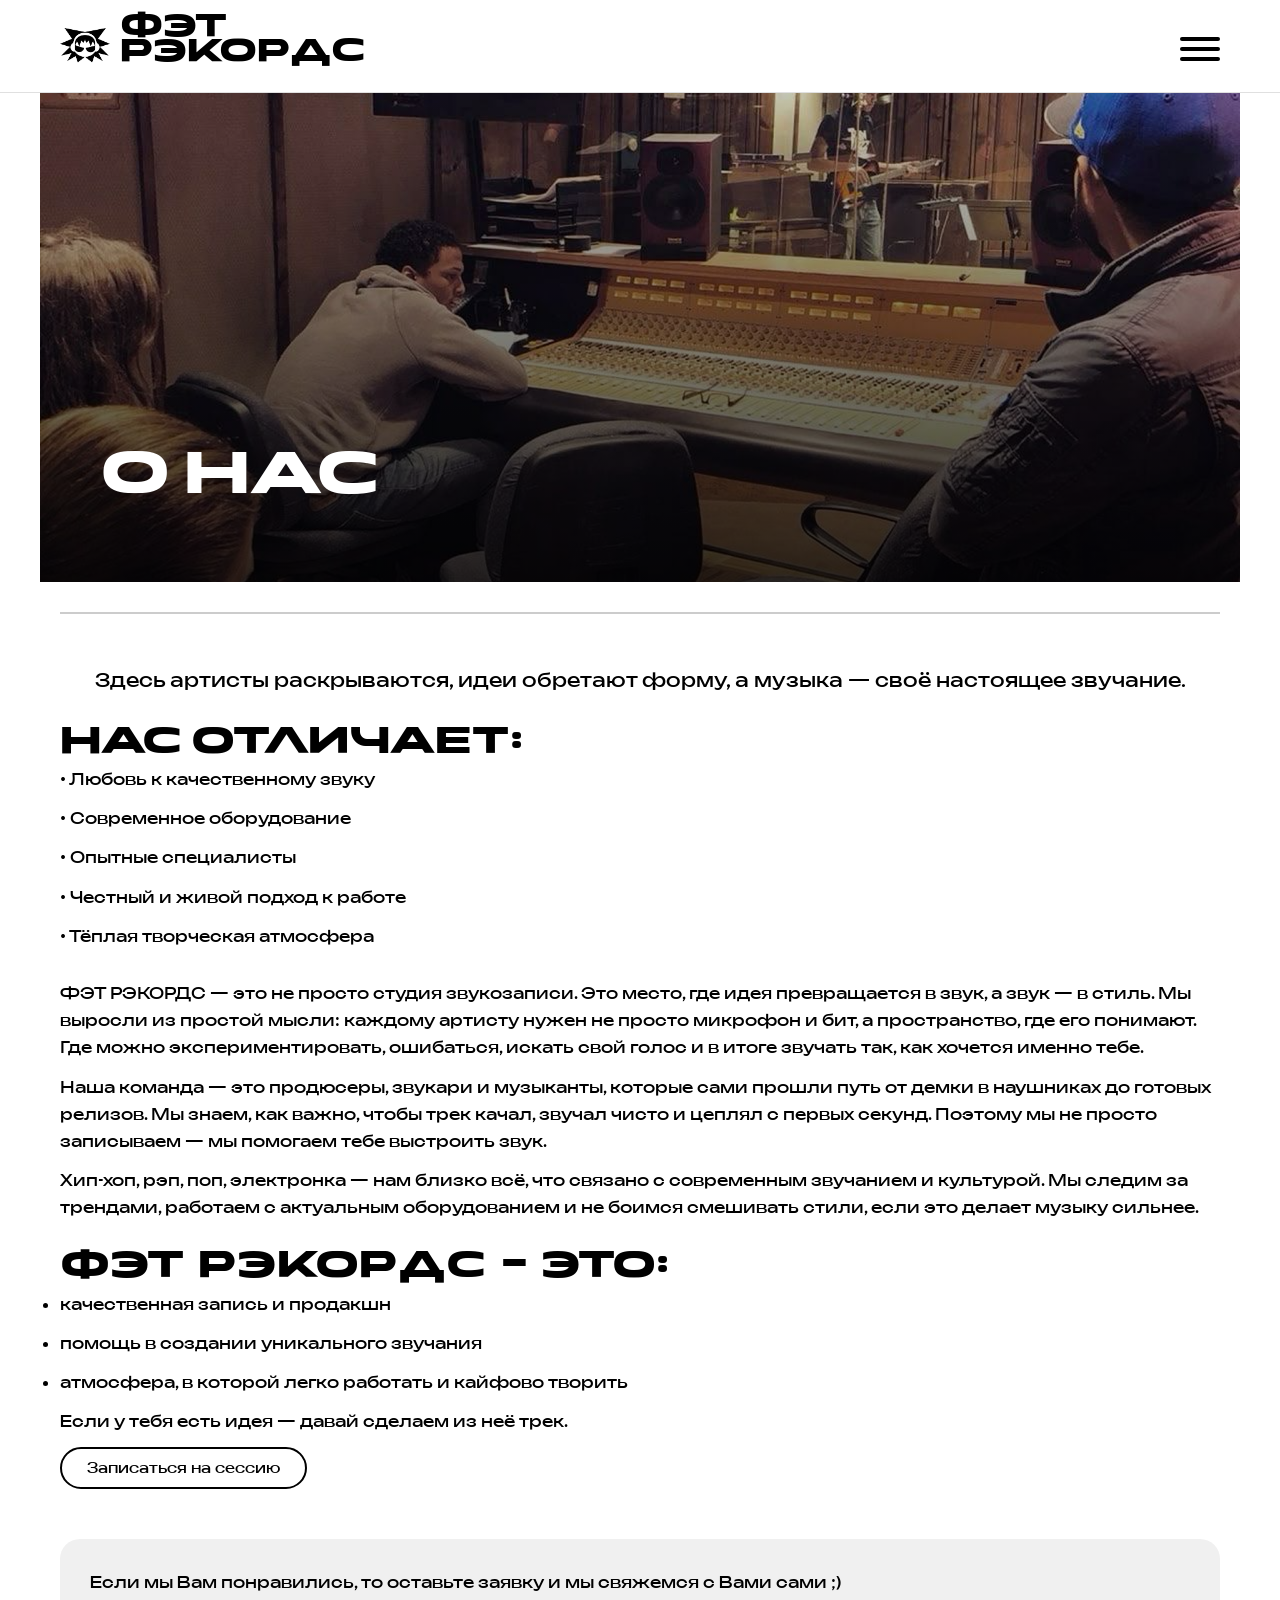
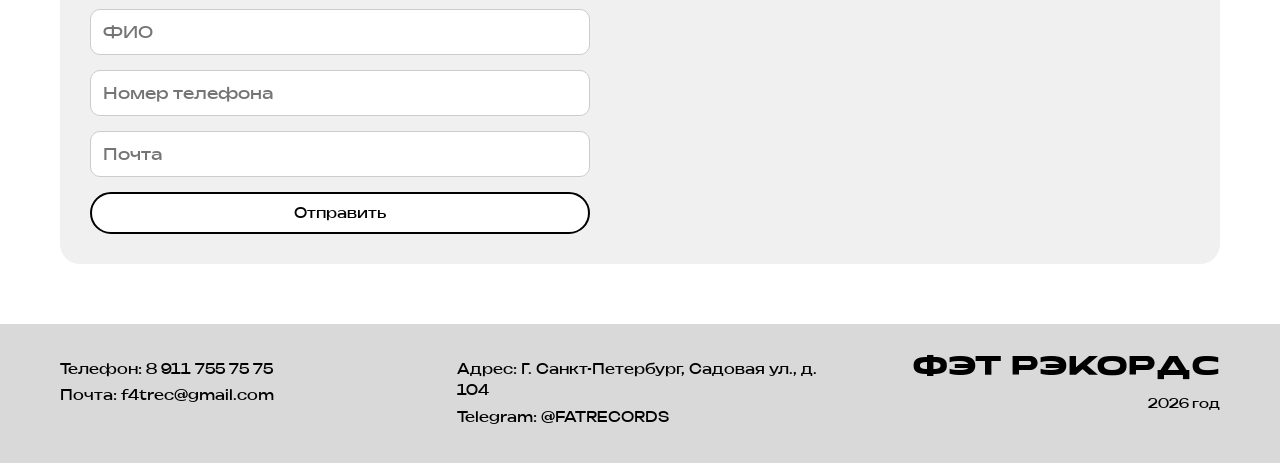
<file: AbtUs_page.html>
<!DOCTYPE html>
<html lang="ru">
<head>
    <meta charset="UTF-8">
    <meta name="viewport" content="width=device-width, initial-scale=1.0">
    <title>ФЭТ РЭКОРДС — О нас</title>
    <link rel="stylesheet" href="css/common.css">
</head>
<body>

<header class="site-header">
    <div class="header-inner">
        <a href="index.html" class="logo-link">
            <img src="img/Group 3.png" class="logo-img" alt="Логотип">
            <span class="logo-text">ФЭТ<br>РЭКОРДС</span>
        </a>
        <div class="burger">
            <span></span><span></span><span></span>
        </div>
    </div>
</header>

<div class="side-panel">
    <a href="index.html">Главная</a>
    <a href="AbtUs_page.html">О нас</a>
    <a href="Portfolio_page.html">Портфолио</a>
    <a href="offer_page.html">Услуги</a>
    <a href="rider_page.html">Райдер</a>
</div>
<div class="panel-overlay"></div>


<div id="bookingModal" class="modal">
    <div class="modal-content">
        <span class="close-modal">&times;</span>
        <h3>Запись на сессию</h3>
        <form>
            <input type="text" placeholder="ФИО" required>
            <input type="tel" placeholder="Номер телефона" required>
            <input type="email" placeholder="Почта" required>
            <button type="submit" class="btn">Отправить заявку</button>
        </form>
    </div>
</div>

<main class="container">
    <section class="hero">
        <img src="img/Rectangle 15.png" alt="Фон студии">
        <div class="hero-overlay"></div>
        <div class="hero-text">
            <h1>о нас</h1>
        </div>
    </section>

    <div class="divider"></div>

    <section>
        <p style="font-size:1.2rem; text-align:center;">Здесь артисты раскрываются, идеи обретают форму, а музыка — своё настоящее звучание.</p>
        
        <div style="margin: 30px 0;">
            <h3>Нас отличает:</h3>
            <ul style="list-style:none;">
                <li>• Любовь к качественному звуку</li>
                <li>• Современное оборудование</li>
                <li>• Опытные специалисты</li>
                <li>• Честный и живой подход к работе</li>
                <li>• Тёплая творческая атмосфера</li>
            </ul>
        </div>

        <p><strong>ФЭТ РЭКОРДС</strong> — это не просто студия звукозаписи. Это место, где идея превращается в звук, а звук — в стиль. Мы выросли из простой мысли: каждому артисту нужен не просто микрофон и бит, а пространство, где его понимают. Где можно экспериментировать, ошибаться, искать свой голос и в итоге звучать так, как хочется именно тебе.</p>

        <p>Наша команда — это продюсеры, звукари и музыканты, которые сами прошли путь от демки в наушниках до готовых релизов. Мы знаем, как важно, чтобы трек качал, звучал чисто и цеплял с первых секунд. Поэтому мы не просто записываем — мы помогаем тебе выстроить звук.</p>

        <p>Хип-хоп, рэп, поп, электронка — нам близко всё, что связано с современным звучанием и культурой. Мы следим за трендами, работаем с актуальным оборудованием и не боимся смешивать стили, если это делает музыку сильнее.</p>

       
        <div style="margin-bottom: 30px;"></div>

        <h3>ФЭТ РЭКОРДС — это:</h3>
        <ul>
            <li>качественная запись и продакшн</li>
            <li>помощь в создании уникального звучания</li>
            <li>атмосфера, в которой легко работать и кайфово творить</li>
        </ul>

        <p>Если у тебя есть идея — давай сделаем из неё трек.</p>

        <button class="btn booking-btn">Записаться на сессию</button>
    </section>

    <div class="contact-form-block">
        <p>Если мы Вам понравились, то оставьте заявку и мы свяжемся с Вами сами ;)</p>
        <form>
            <input type="text" placeholder="ФИО">
            <input type="tel" placeholder="Номер телефона">
            <input type="email" placeholder="Почта">
            <button type="submit" class="btn">Отправить</button>
        </form>
    </div>
</main>

<footer class="site-footer">
    <div class="footer-inner">
        <div class="footer-col"><p>Телефон: 8 911 755 75 75</p><p>Почта: f4trec@gmail.com</p></div>
        <div class="footer-col"><p>Адрес: Г. Санкт-Петербург, Садовая ул., д. 104</p><p>Telegram: @FATRECORDS</p></div>
        <div class="footer-col footer-logo"><span>ФЭТ РЭКОРДС</span><div class="footer-year">2026 год</div></div>
    </div>
</footer>

<script src="js/common.js"></script>
</body>
</html>
</file>
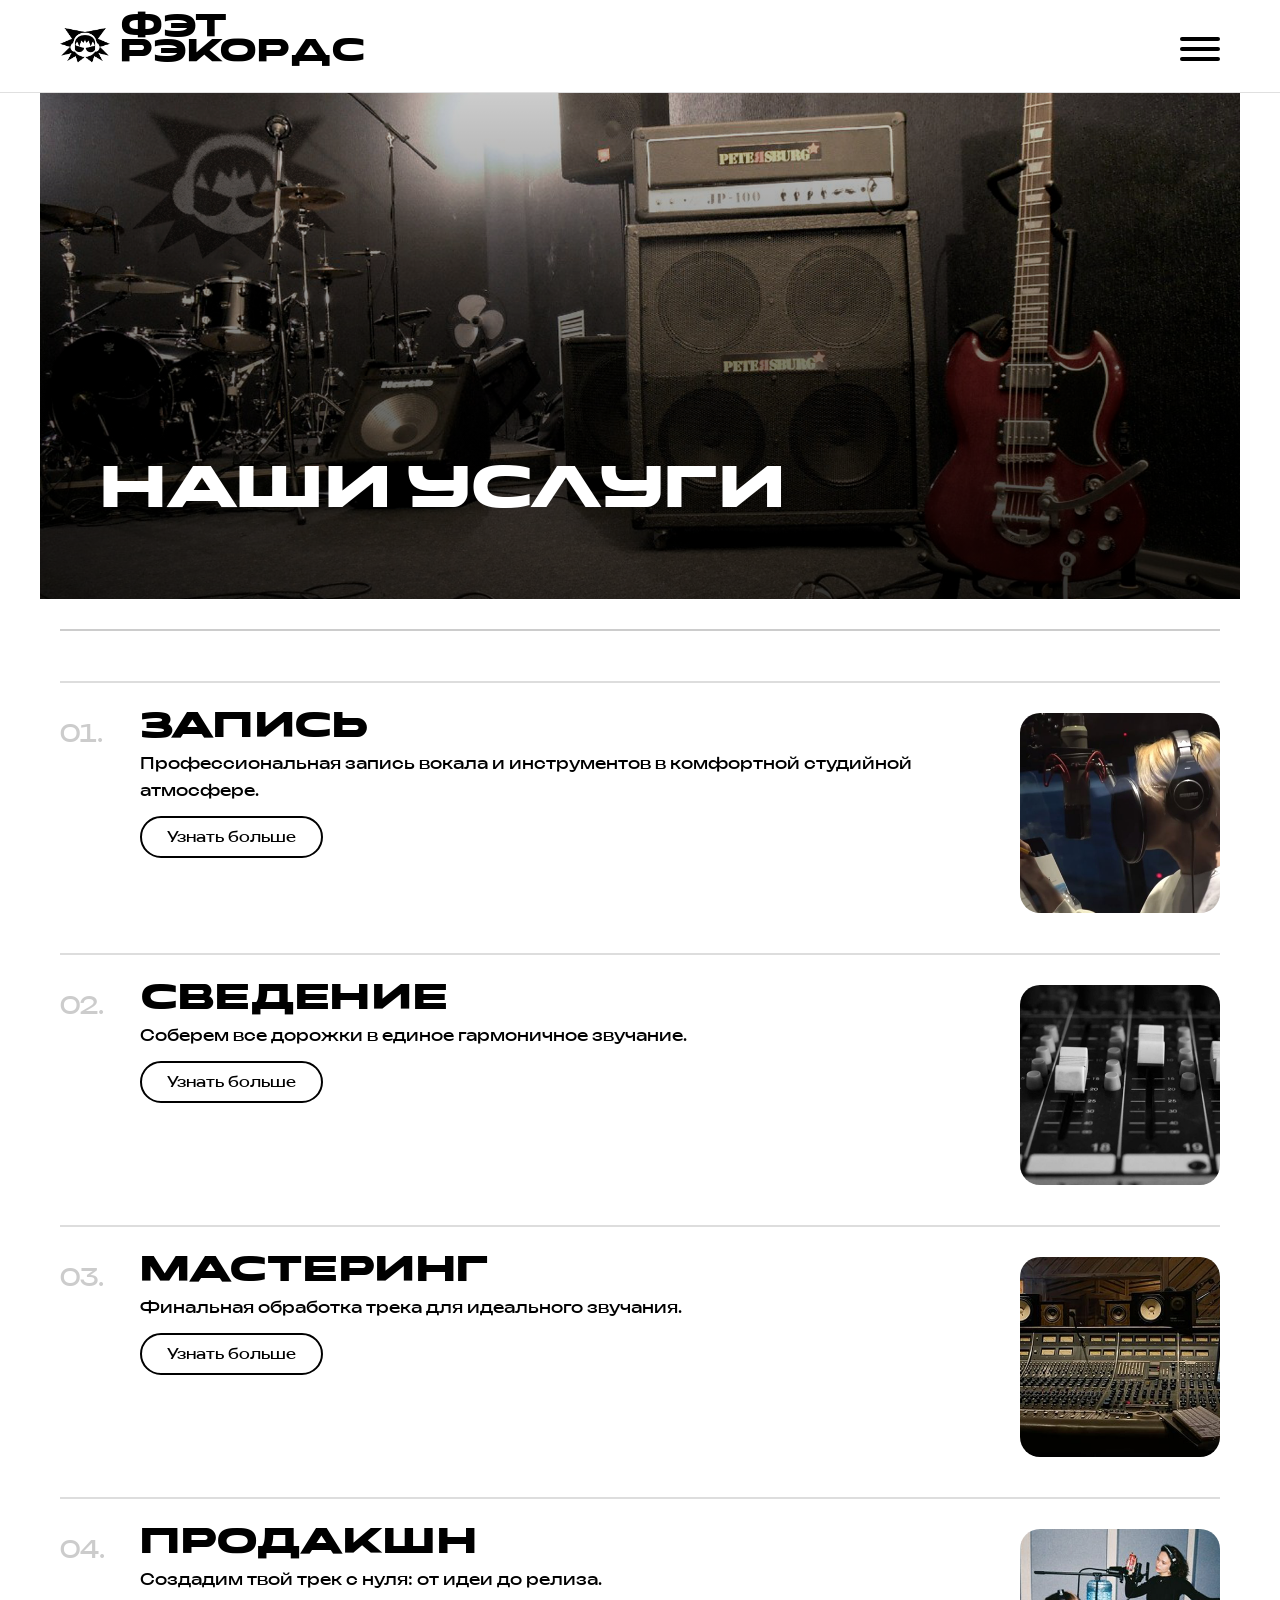
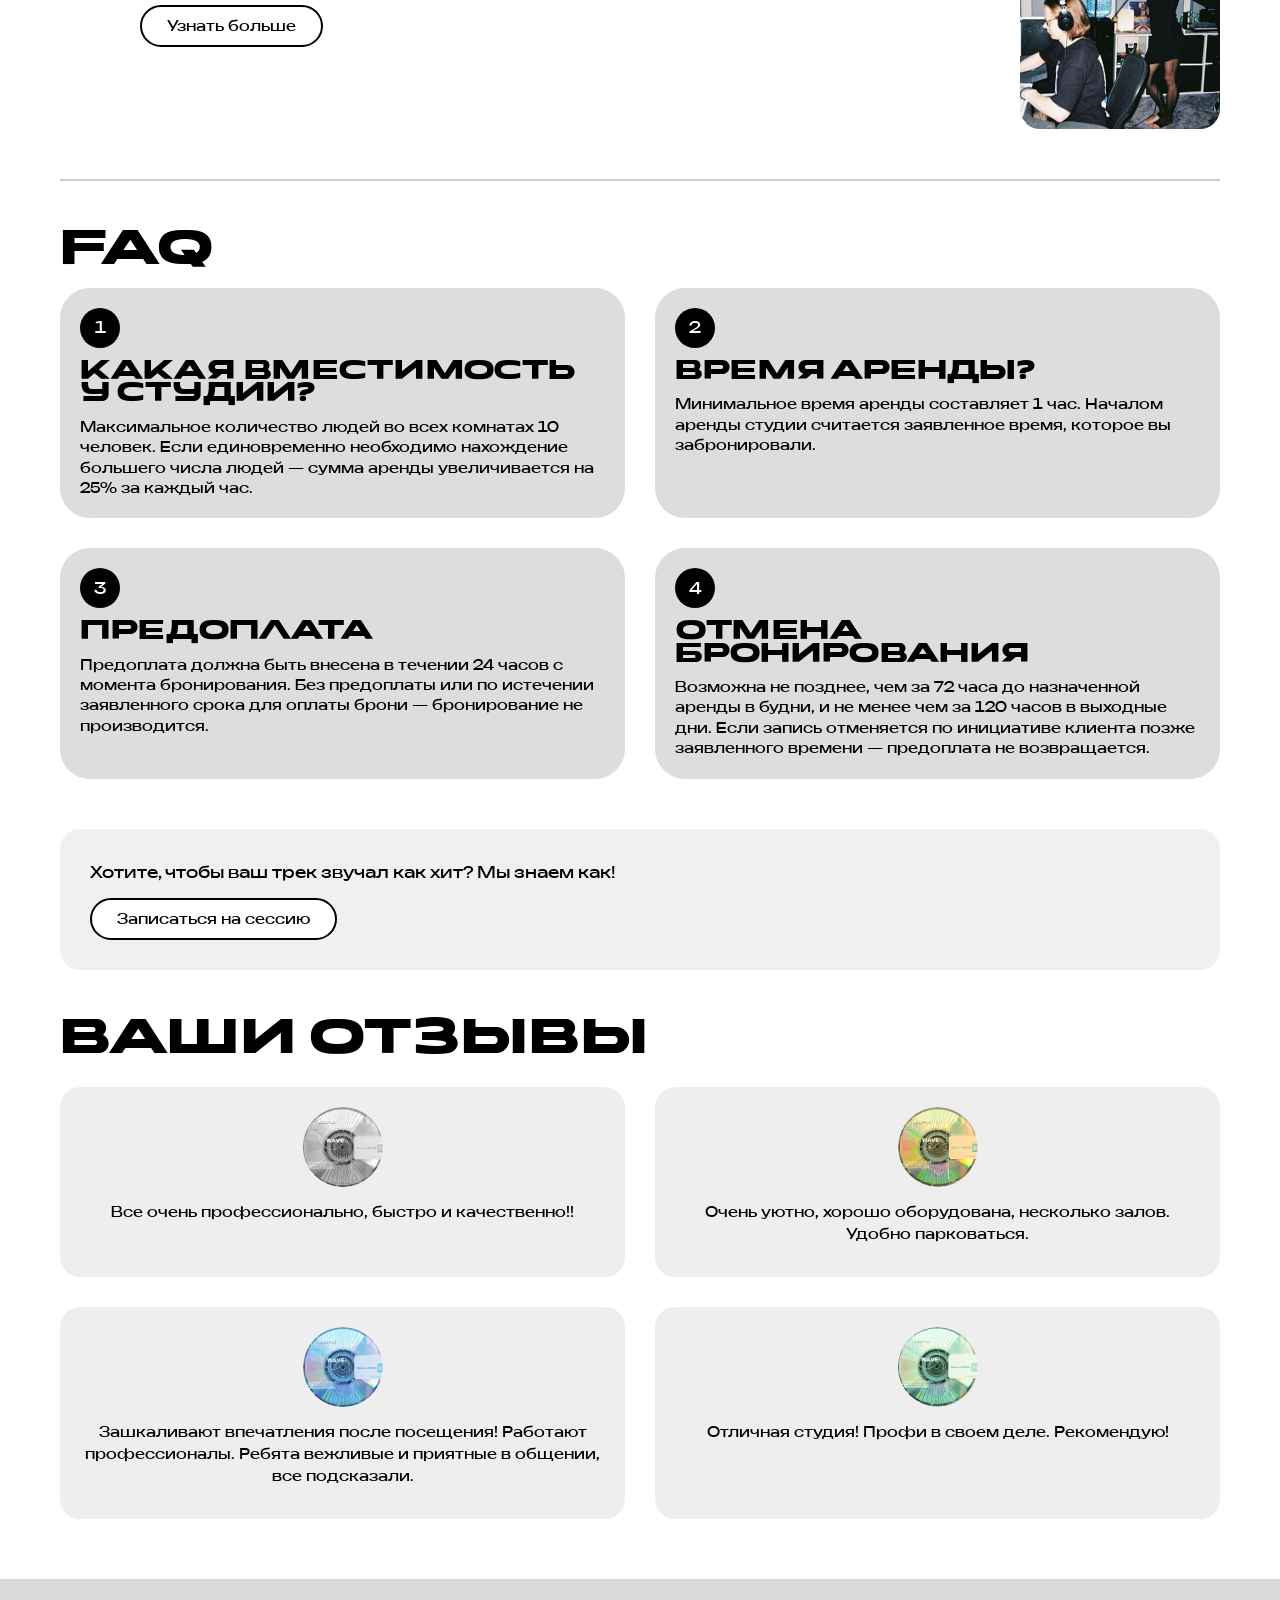
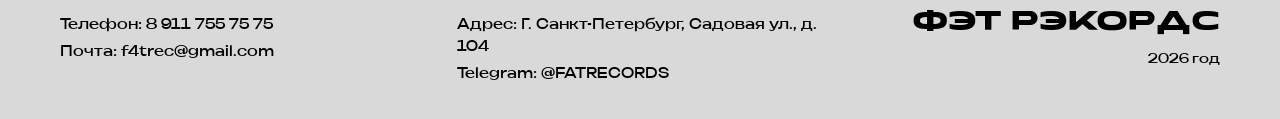
<file: offer_page.html>
<!DOCTYPE html>
<html lang="ru">
<head>
    <meta charset="UTF-8">
    <meta name="viewport" content="width=device-width, initial-scale=1.0">
    <title>ФЭТ РЭКОРДС — Услуги</title>
    <link rel="stylesheet" href="css/common.css">
</head>
<body>

<header class="site-header">
    <div class="header-inner">
        <a href="index.html" class="logo-link">
            <img src="img/Group 3.png" class="logo-img" alt="Логотип">
            <span class="logo-text">ФЭТ<br>РЭКОРДС</span>
        </a>
        <div class="burger">
            <span></span><span></span><span></span>
        </div>
    </div>
</header>

<div class="side-panel">
    <a href="index.html">Главная</a>
    <a href="AbtUs_page.html">О нас</a>
    <a href="Portfolio_page.html">Портфолио</a>
    <a href="offer_page.html">Услуги</a>
    <a href="rider_page.html">Райдер</a>
</div>
<div class="panel-overlay"></div>

<div id="bookingModal" class="modal">
    <div class="modal-content">
        <span class="close-modal">&times;</span>
        <h3>Запись на сессию</h3>
        <form id="modalForm">
            <input type="text" placeholder="ФИО" required>
            <input type="tel" placeholder="Номер телефона" required>
            <input type="email" placeholder="Почта" required>
            <button type="submit" class="btn">Отправить заявку</button>
        </form>
    </div>
</div>


<div id="bookingModal" class="modal">
    <div class="modal-content">
        <span class="close-modal">&times;</span>
        <h3>Запись на сессию</h3>
        <form id="modalForm">
            <input type="text" placeholder="ФИО" required>
            <input type="tel" placeholder="Номер телефона" required>
            <input type="email" placeholder="Почта" required>
            <button type="submit" class="btn">Отправить заявку</button>
        </form>
    </div>
</div>

<main class="container">
    <section class="hero">
        <img src="img/hero.png" alt="Услуги">
        <div class="hero-overlay"></div>
        <div class="hero-text"><h1>Наши услуги</h1></div>
    </section>

    <div class="divider"></div>

    <section class="services-grid">
        <div class="service-item">
            <div class="service-number">01.</div>
            <div class="service-content">
                <h3>запись</h3>
                <p>Профессиональная запись вокала и инструментов в комфортной студийной атмосфере.</p>
                <button class="btn booking-btn">Узнать больше</button>
            </div>
            <div class="service-img"><img src="img/rec.png" alt="запись"></div>
        </div>
        <div class="service-item">
            <div class="service-number">02.</div>
            <div class="service-content">
                <h3>сведение</h3>
                <p>Соберем все дорожки в единое гармоничное звучание.</p>
                <button class="btn booking-btn">Узнать больше</button>
            </div>
            <div class="service-img"><img src="img/mix.png" alt="сведение"></div>
        </div>
        <div class="service-item">
            <div class="service-number">03.</div>
            <div class="service-content">
                <h3>мастеринг</h3>
                <p>Финальная обработка трека для идеального звучания.</p>
                <button class="btn booking-btn">Узнать больше</button>
            </div>
            <div class="service-img"><img src="img/master.png" alt="мастеринг"></div>
        </div>
        <div class="service-item">
            <div class="service-number">04.</div>
            <div class="service-content">
                <h3>продакшн</h3>
                <p>Создадим твой трек с нуля: от идеи до релиза.</p>
                <button class="btn booking-btn">Узнать больше</button>
            </div>
            <div class="service-img"><img src="img/prod.png" alt="продакшн"></div>
        </div>
    </section>

    <div class="divider"></div>

    <section>
        <h2>FAQ</h2>
        <div class="faq-grid">
            <div class="faq-card"><div class="circle">1</div><h3>Какая вместимость у студии?</h3><p>Максимальное количество людей во всех комнатах 10 человек. Если единовременно необходимо нахождение большего числа людей — сумма аренды увеличивается на 25% за каждый час.</p></div>
            <div class="faq-card"><div class="circle">2</div><h3>Время аренды?</h3><p>Минимальное время аренды составляет 1 час. Началом аренды студии считается заявленное время, которое вы забронировали.</p></div>
            <div class="faq-card"><div class="circle">3</div><h3>Предоплата</h3><p>Предоплата должна быть внесена в течении 24 часов с момента бронирования. Без предоплаты или по истечении заявленного срока для оплаты брони — бронирование не производится.</p></div>
            <div class="faq-card"><div class="circle">4</div><h3>Отмена бронирования</h3><p>Возможна не позднее, чем за 72 часа до назначенной аренды в будни, и не менее чем за 120 часов в выходные дни. Если запись отменяется по инициативе клиента позже заявленного времени — предоплата не возвращается.</p></div>
        </div>
    </section>

    <div class="contact-form-block">
        <p>Хотите, чтобы ваш трек звучал как хит? Мы знаем как!</p>
        <button class="btn booking-btn">Записаться на сессию</button>
    </div>

    <section>
        <h2>ваши отзывы</h2>
        <div class="reviews-grid">
            <div class="review-card"><img src="img/rev1.png" class="review-avatar"><p class="review-text">Все очень профессионально, быстро и качественно!!</p></div>
            <div class="review-card"><img src="img/rev2.png" class="review-avatar"><p class="review-text">Очень уютно, хорошо оборудована, несколько залов. Удобно парковаться.</p></div>
            <div class="review-card"><img src="img/rev3.png" class="review-avatar"><p class="review-text">Зашкаливают впечатления после посещения! Работают профессионалы. Ребята вежливые и приятные в общении, все подсказали.</p></div>
            <div class="review-card"><img src="img/rev4.png" class="review-avatar"><p class="review-text">Отличная студия! Профи в своем деле. Рекомендую!</p></div>
        </div>
    </section>
</main>

<footer class="site-footer">
    <div class="footer-inner">
        <div class="footer-col"><p>Телефон: 8 911 755 75 75</p><p>Почта: f4trec@gmail.com</p></div>
        <div class="footer-col"><p>Адрес: Г. Санкт-Петербург, Садовая ул., д. 104</p><p>Telegram: @FATRECORDS</p></div>
        <div class="footer-col footer-logo"><span>ФЭТ РЭКОРДС</span><div class="footer-year">2026 год</div></div>
    </div>
</footer>

<script src="js/common.js"></script>
</body>
</html>
</file>
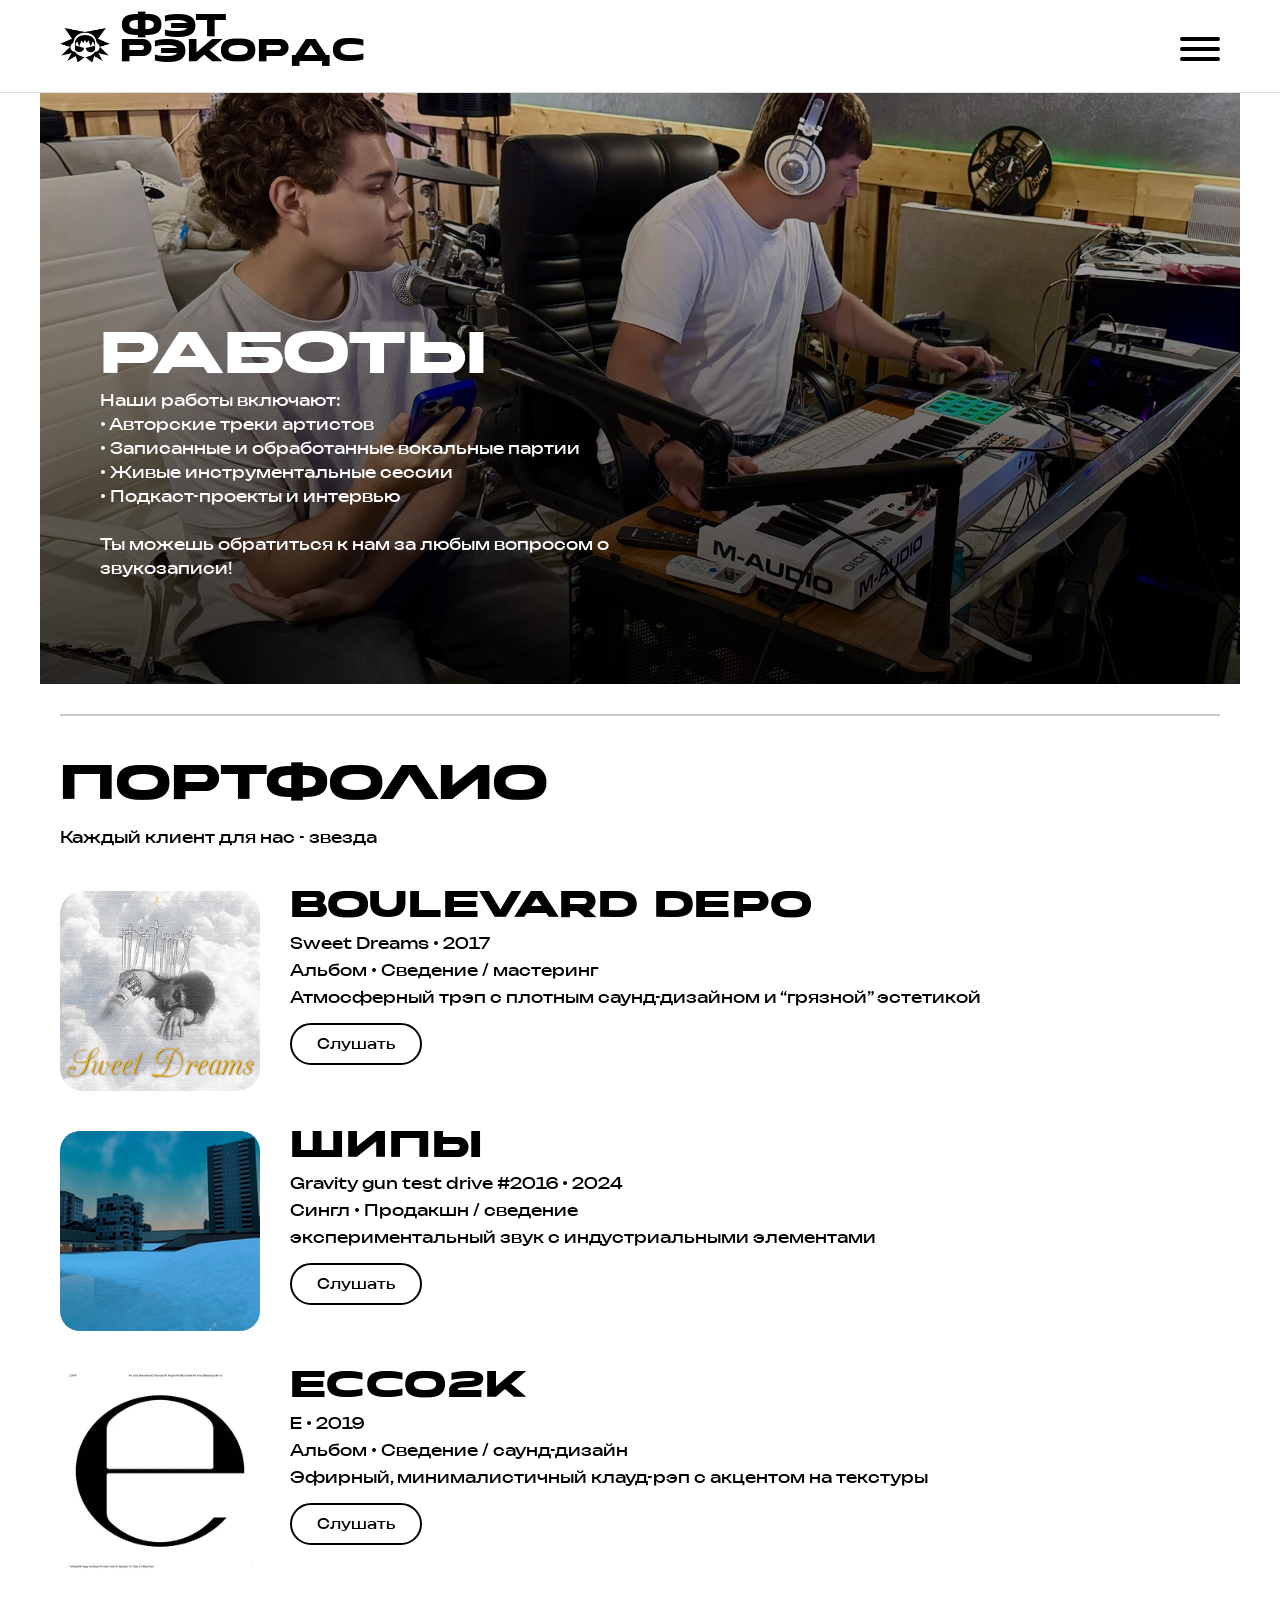
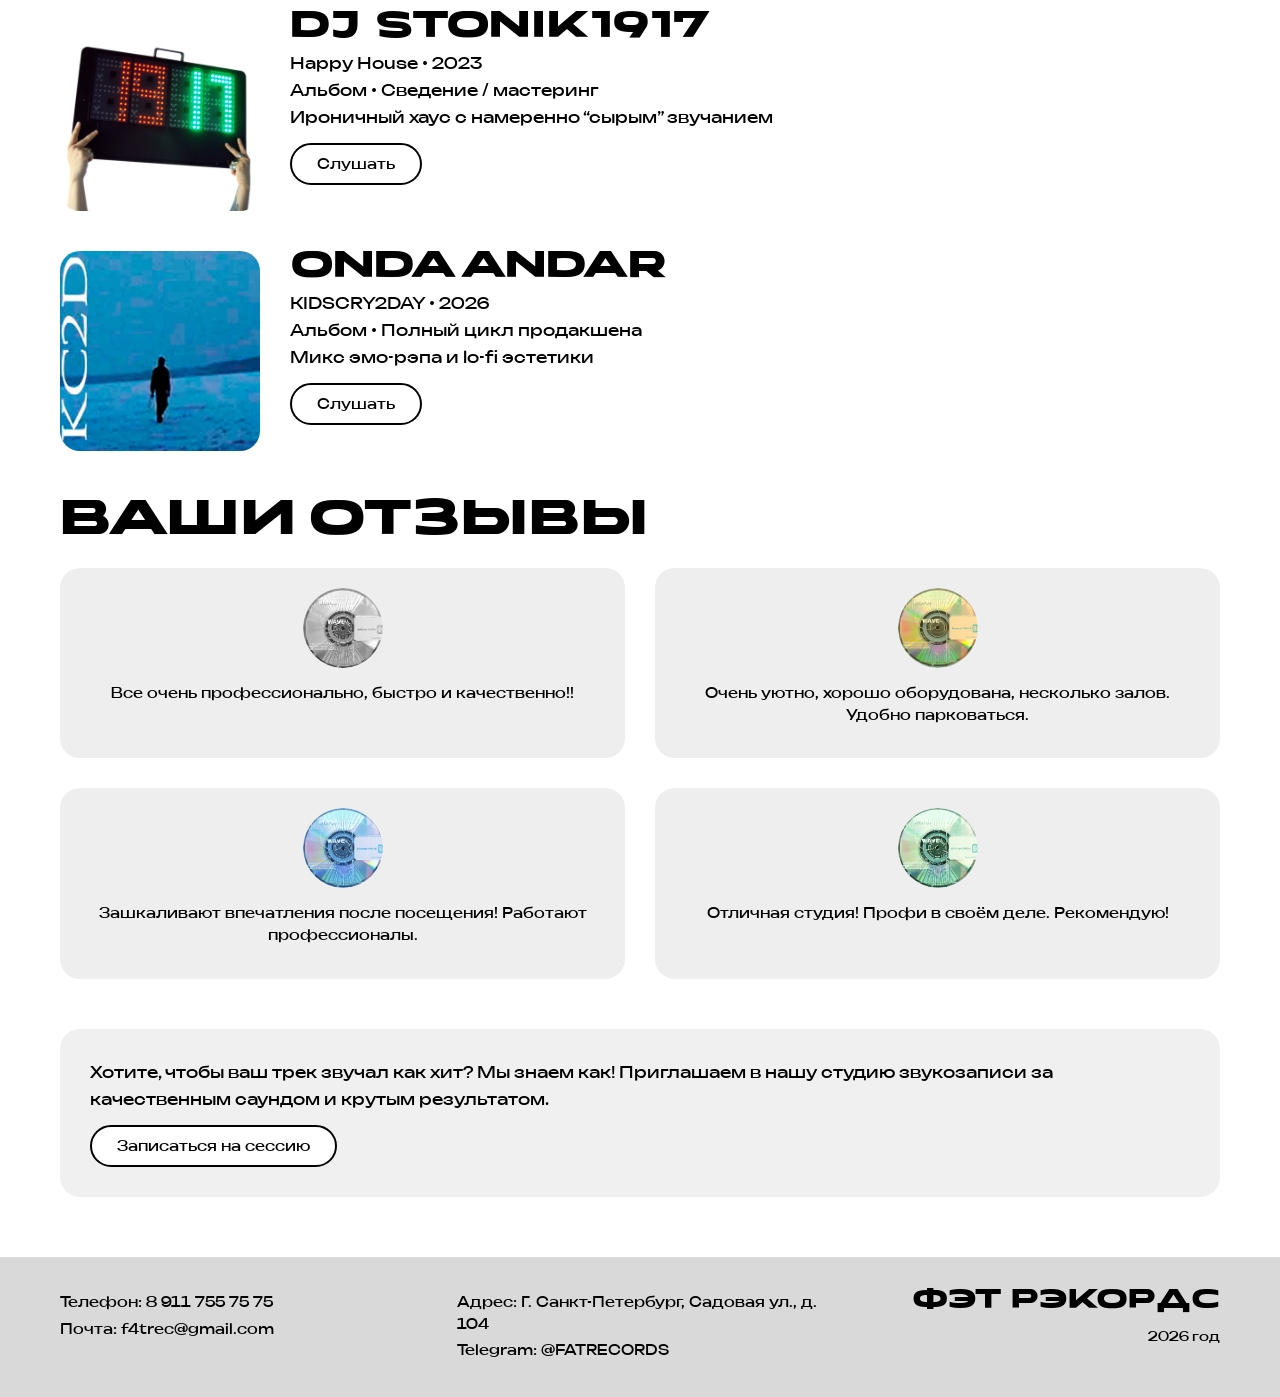
<file: Portfolio_page.html>
<!DOCTYPE html>
<html lang="ru">
<head>
    <meta charset="UTF-8">
    <meta name="viewport" content="width=device-width, initial-scale=1.0">
    <title>ФЭТ РЭКОРДС — Портфолио</title>
    <link rel="stylesheet" href="css/common.css">
</head>
<body>

<header class="site-header">
    <div class="header-inner">
        <a href="index.html" class="logo-link">
            <img src="img/Group 3.png" class="logo-img" alt="Логотип">
            <span class="logo-text">ФЭТ<br>РЭКОРДС</span>
        </a>
        <div class="burger">
            <span></span><span></span><span></span>
        </div>
    </div>
</header>

<div class="side-panel">
    <a href="index.html">Главная</a>
    <a href="AbtUs_page.html">О нас</a>
    <a href="Portfolio_page.html">Портфолио</a>
    <a href="offer_page.html">Услуги</a>
    <a href="rider_page.html">Райдер</a>
</div>
<div class="panel-overlay"></div>

<div id="bookingModal" class="modal">
    <div class="modal-content">
        <span class="close-modal">&times;</span>
        <h3>Запись на сессию</h3>
        <form id="modalForm">
            <input type="text" placeholder="ФИО" required>
            <input type="tel" placeholder="Номер телефона" required>
            <input type="email" placeholder="Почта" required>
            <button type="submit" class="btn">Отправить заявку</button>
        </form>
    </div>
</div>

<div class="overlay"></div>

<main class="container">
    <section class="hero">
        <img src="img/Rectangle 13.png" alt="Фон">
        <div class="hero-overlay"></div>
        <div class="hero-text">
            <h1>Работы</h1>
            <p>Наши работы включают:<br>• Авторские треки артистов<br>• Записанные и обработанные вокальные партии<br>• Живые инструментальные сессии<br>• Подкаст-проекты и интервью<br><br>Ты можешь обратиться к нам за любым вопросом о звукозаписи!</p>
        </div>
    </section>

    <div class="divider"></div>

    <section>
        <h2>Портфолио</h2>
        <p style="margin-bottom:30px;">Каждый клиент для нас - звезда</p>

        <div class="portfolio-item">
            <div class="portfolio-cover"><img src="img/IMG_9251 2.png" style="width:100%;height:100%;object-fit:cover;"></div>
            <div class="portfolio-info"><h3>boulevard depo</h3><p>Sweet Dreams • 2017<br>Альбом • Сведение / мастеринг<br>Атмосферный трэп с плотным саунд-дизайном и “грязной” эстетикой</p><button class="btn">Слушать</button></div>
        </div>
        <div class="portfolio-item">
            <div class="portfolio-cover"><img src="img/IMG_9253 2.png" style="width:100%;height:100%;object-fit:cover;"></div>
            <div class="portfolio-info"><h3>шипы</h3><p>Gravity gun test drive #2016 • 2024<br>Сингл • Продакшн / сведение<br>экспериментальный звук с индустриальными элементами</p><button class="btn">Слушать</button></div>
        </div>
        <div class="portfolio-item">
            <div class="portfolio-cover"><img src="img/IMG_9255 2.png" style="width:100%;height:100%;object-fit:cover;"></div>
            <div class="portfolio-info"><h3>ecco2k</h3><p>E • 2019<br>Альбом • Сведение / саунд-дизайн<br>Эфирный, минималистичный клауд-рэп с акцентом на текстуры</p><button class="btn">Слушать</button></div>
        </div>
        <div class="portfolio-item">
            <div class="portfolio-cover"><img src="img/IMG_9257 2.png" style="width:100%;height:100%;object-fit:cover;"></div>
            <div class="portfolio-info"><h3>dj stonik1917</h3><p>Happy House • 2023<br>Альбом • Сведение / мастеринг<br>Ироничный хаус с намеренно “сырым” звучанием</p><button class="btn">Слушать</button></div>
        </div>
        <div class="portfolio-item">
            <div class="portfolio-cover"><img src="img/IMG_9248 2.png" style="width:100%;height:100%;object-fit:cover;"></div>
            <div class="portfolio-info"><h3>onda andar</h3><p>KIDSCRY2DAY • 2026<br>Альбом • Полный цикл продакшена<br>Микс эмо-рэпа и lo-fi эстетики</p><button class="btn">Слушать</button></div>
        </div>
    </section>

    <section>
        <h2>ваши отзывы</h2>
        <div class="reviews-grid">
            <div class="review-card"><img src="img/Rectangle 7.png" class="review-avatar"><p class="review-text">Все очень профессионально, быстро и качественно!!</p></div>
            <div class="review-card"><img src="img/Rectangle 8.png" class="review-avatar"><p class="review-text">Очень уютно, хорошо оборудована, несколько залов. Удобно парковаться.</p></div>
            <div class="review-card"><img src="img/Rectangle 9.png" class="review-avatar"><p class="review-text">Зашкаливают впечатления после посещения! Работают профессионалы.</p></div>
            <div class="review-card"><img src="img/Rectangle 10.png" class="review-avatar"><p class="review-text">Отличная студия! Профи в своём деле. Рекомендую!</p></div>
        </div>
    </section>

    <div class="contact-form-block">
        <p>Хотите, чтобы ваш трек звучал как хит? Мы знаем как! Приглашаем в нашу студию звукозаписи за качественным саундом и крутым результатом.</p>
        <button class="btn booking-btn">Записаться на сессию</button>
    </div>
</main>

<footer class="site-footer">
    <div class="footer-inner">
        <div class="footer-col"><p>Телефон: 8 911 755 75 75</p><p>Почта: f4trec@gmail.com</p></div>
        <div class="footer-col"><p>Адрес: Г. Санкт-Петербург, Садовая ул., д. 104</p><p>Telegram: @FATRECORDS</p></div>
        <div class="footer-col footer-logo"><span>ФЭТ РЭКОРДС</span><div class="footer-year">2026 год</div></div>
    </div>
</footer>
<script src="js/common.js"></script>
</body>
</html>
</file>
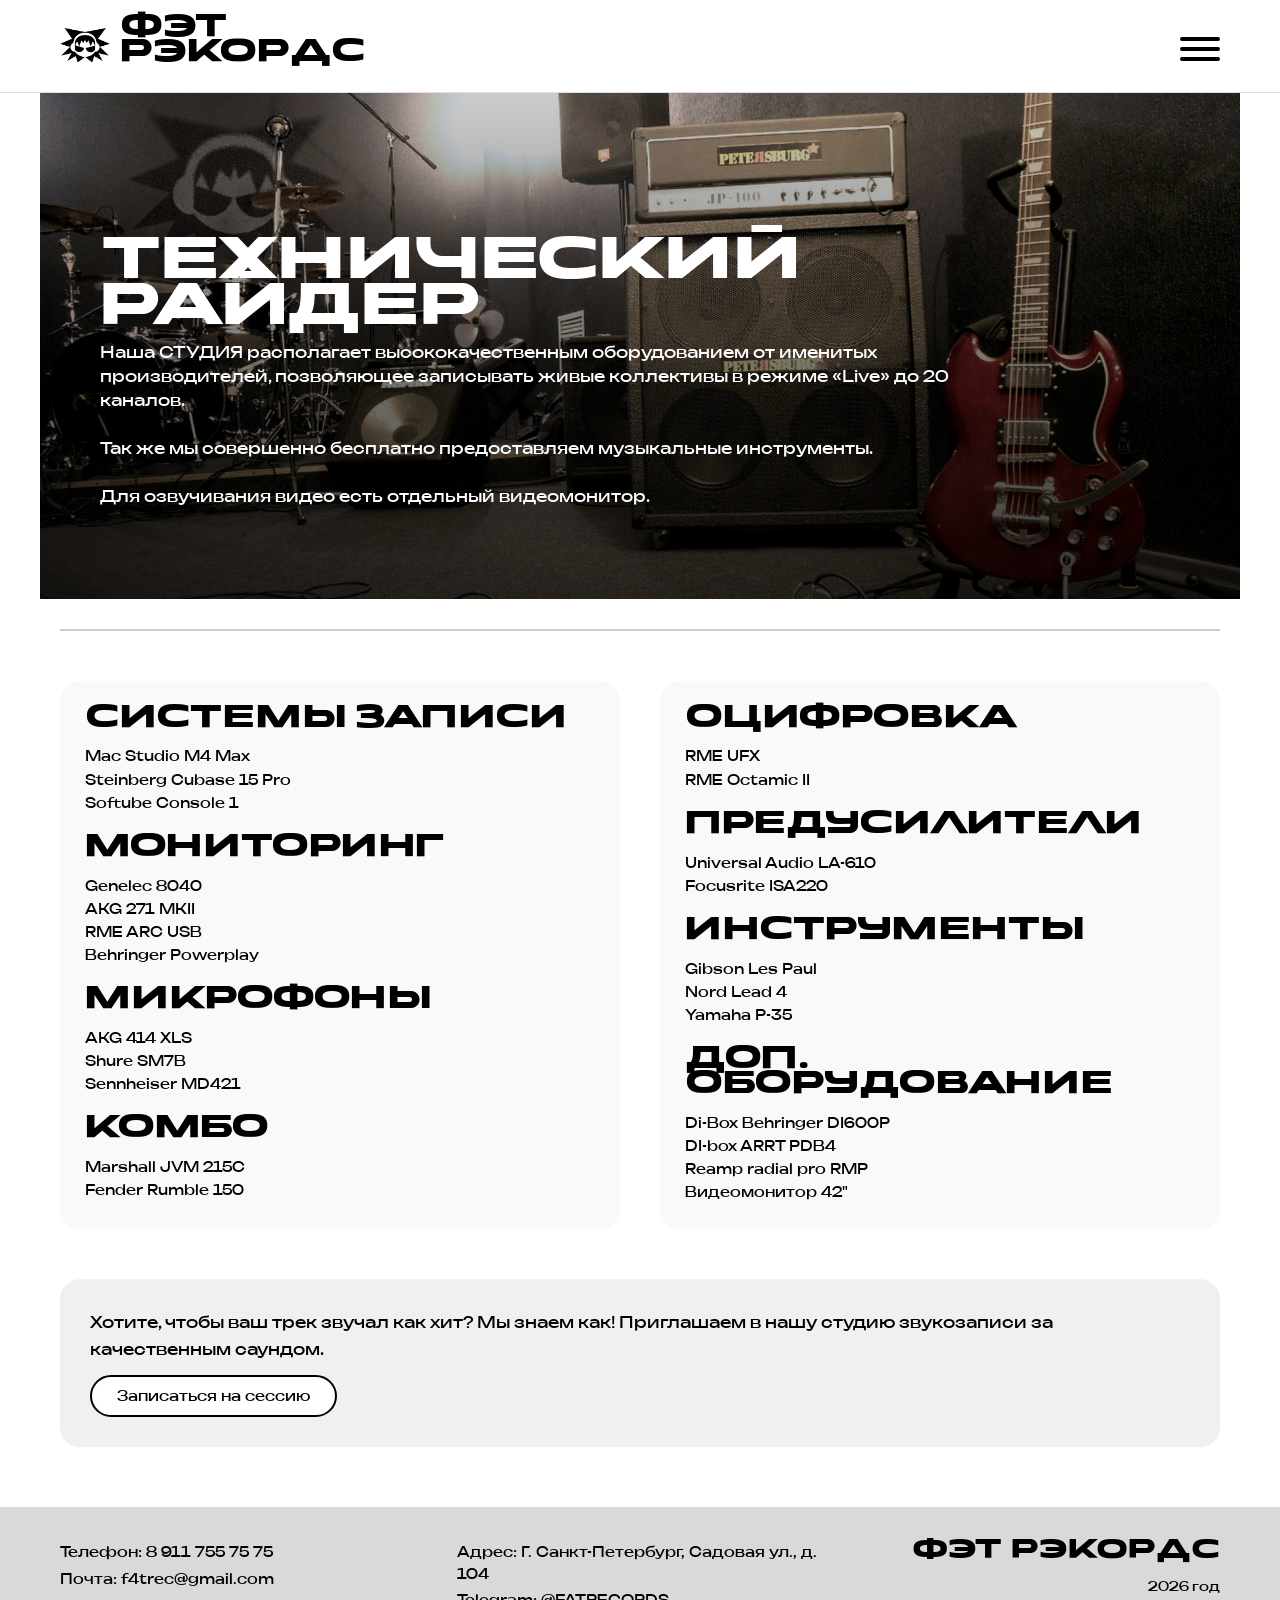
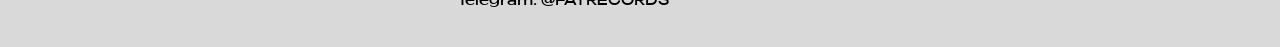
<file: rider_page.html>
<!DOCTYPE html>
<html lang="ru">
<head>
    <meta charset="UTF-8">
    <meta name="viewport" content="width=device-width, initial-scale=1.0">
    <title>ФЭТ РЭКОРДС — Технический райдер</title>
    <link rel="stylesheet" href="css/common.css">
</head>
<body>

<header class="site-header">
    <div class="header-inner">
        <a href="index.html" class="logo-link">
            <img src="img/Group 3.png" class="logo-img" alt="Логотип">
            <span class="logo-text">ФЭТ<br>РЭКОРДС</span>
        </a>
        <div class="burger">
            <span></span><span></span><span></span>
        </div>
    </div>
</header>

<div class="side-panel">
    <a href="index.html">Главная</a>
    <a href="AbtUs_page.html">О нас</a>
    <a href="Portfolio_page.html">Портфолио</a>
    <a href="offer_page.html">Услуги</a>
    <a href="rider_page.html">Райдер</a>
</div>
<div class="panel-overlay"></div>

<div id="bookingModal" class="modal">
    <div class="modal-content">
        <span class="close-modal">&times;</span>
        <h3>Запись на сессию</h3>
        <form id="modalForm">
            <input type="text" placeholder="ФИО" required>
            <input type="tel" placeholder="Номер телефона" required>
            <input type="email" placeholder="Почта" required>
            <button type="submit" class="btn">Отправить заявку</button>
        </form>
    </div>
</div>

<div class="overlay"></div>

<main class="container">
    <section class="hero">
        <img src="img/hero.png" alt="Райдер">
        <div class="hero-overlay"></div>
        <div class="hero-text">
            <h1>технический райдер</h1>
            <p>Наша СТУДИЯ располагает высококачественным оборудованием от именитых производителей, позволяющее записывать живые коллективы в режиме «Live» до 20 каналов.<br><br>Так же мы совершенно бесплатно предоставляем музыкальные инструменты.<br><br>Для озвучивания видео есть отдельный видеомонитор.</p>
        </div>
    </section>

    <div class="divider"></div>

    <section>
        <div class="rider-grid">
            <div class="rider-col">
                <h3>системы записи</h3>
                <p>Mac Studio M4 Max<br>Steinberg Cubase 15 Pro<br>Softube Console 1</p>
                <h3>мониторинг</h3>
                <p>Genelec 8040<br>AKG 271 MKII<br>RME ARC USB<br>Behringer Powerplay</p>
                <h3>микрофоны</h3>
                <p>AKG 414 XLS<br>Shure SM7B<br>Sennheiser MD421</p>
                <h3>комбо</h3>
                <p>Marshall JVM 215C<br>Fender Rumble 150</p>
            </div>
            <div class="rider-col">
                <h3>оцифровка</h3>
                <p>RME UFX<br>RME Octamic II</p>
                <h3>предусилители</h3>
                <p>Universal Audio LA-610<br>Focusrite ISA220</p>
                <h3>инструменты</h3>
                <p>Gibson Les Paul<br>Nord Lead 4<br>Yamaha P-35</p>
                <h3>доп. оборудование</h3>
                <p>Di-Box Behringer DI600P<br>DI-box ARRT PDB4<br>Reamp radial pro RMP<br>Видеомонитор 42"</p>
            </div>
        </div>
    </section>

    <div class="contact-form-block">
        <p>Хотите, чтобы ваш трек звучал как хит? Мы знаем как! Приглашаем в нашу студию звукозаписи за качественным саундом.</p>
        <button class="btn booking-btn">Записаться на сессию</button>
    </div>
</main>

<footer class="site-footer">
    <div class="footer-inner">
        <div class="footer-col"><p>Телефон: 8 911 755 75 75</p><p>Почта: f4trec@gmail.com</p></div>
        <div class="footer-col"><p>Адрес: Г. Санкт-Петербург, Садовая ул., д. 104</p><p>Telegram: @FATRECORDS</p></div>
        <div class="footer-col footer-logo"><span>ФЭТ РЭКОРДС</span><div class="footer-year">2026 год</div></div>
    </div>
</footer>
<script src="js/common.js"></script>
</body>
</html>
</file>
<file: css/common.css>
@font-face {
    font-family: 'Onder';
    src: url('/font/onder regular.woff2') format('truetype');  
    font-weight: normal;
    font-style: normal;
}

@font-face {
    font-family: 'Bounded';
    src: url('/font/bounded regular.woff2') format('truetype'); 
    font-weight: 100 900;
    font-style: normal;
}


* {
    margin: 0;
    padding: 0;
    box-sizing: border-box;
}

body {
    font-family: 'Bounded', sans-serif;
    background: #fff;
    color: #000;
    line-height: 1.7;
}

.container {
    max-width: 1200px;
    margin: 0 auto;
    padding: 0 20px;
}


.site-header {
    background: white;
    padding: 15px 0;
    position: sticky;
    top: 0;
    z-index: 100;
    border-bottom: 1px solid #e0e0e0;
}

.header-inner {
    max-width: 1200px;
    margin: 0 auto;
    padding: 0 20px;
    display: flex;
    justify-content: space-between;
    align-items: center;
}

.logo-link {
    text-decoration: none;
    display: flex;
    align-items: center;
    gap: 10px;
}

.logo-img {
    width: 50px;
    height: auto;
}

.logo-text {
    font-family: 'Onder', sans-serif;
    font-size: 1.2rem;
    color: #000;
    line-height: 1.3;
}


.burger {
    display: block;
    cursor: pointer;
    width: 40px;
    height: 30px;
    position: relative;
    z-index: 200;
}

.burger span {
    display: block;
    width: 100%;
    height: 4px;
    background: #000;
    margin: 6px 0;
    border-radius: 2px;
    transition: 0.3s;
}


.side-panel {
    position: fixed;
    top: 0;
    right: -100%;
    width: 400px;
    max-width: 85%;
    height: 100vh;
    background: #fff;
    box-shadow: -5px 0 20px rgba(0,0,0,0.1);
    z-index: 150;
    transition: 0.4s ease;
    padding: 80px 25px;
    display: flex;
    flex-direction: column;
    gap: 12px;
}

.side-panel.active {
    right: 0;
}

.side-panel a {
    font-family: 'Onder', sans-serif;
    font-size: 1.1rem;
    text-decoration: none;
    color: #000;
    padding: 10px 0;
    border-bottom: 1px solid #eee;
    transition: 0.2s;
}

.side-panel a:hover {
    color: #888;
    padding-left: 10px;
}


.panel-overlay {
    position: fixed;
    top: 0;
    left: 0;
    width: 100%;
    height: 100%;
    background: rgba(0,0,0,0.5);
    z-index: 140;
    opacity: 0;
    visibility: hidden;
    transition: 0.3s;
}

.panel-overlay.active {
    opacity: 1;
    visibility: visible;
}


section {
    margin: 50px 0;
}

h1, h2, h3, h4 {
    font-family: 'Onder', sans-serif;
    font-weight: normal;
    line-height: 1.3;
}

h1 { font-size: 2.2rem; margin-bottom: 15px; }
h2 { font-size: 1.8rem; margin-bottom: 20px; }
h3 { font-size: 1.4rem; margin-bottom: 10px; }

p, li, span {
    font-family: 'Bounded', sans-serif;
    line-height: 1.7;
    margin-bottom: 12px;
}

.btn {
    display: inline-block;
    background: white;
    border: 2px solid black;
    border-radius: 30px;
    padding: 10px 25px;
    font-family: 'Bounded', sans-serif;
    font-size: 0.9rem;
    cursor: pointer;
    text-decoration: none;
    color: black;
    transition: 0.2s;
}

.btn:hover { background: #f0f0f0; }

.divider {
    height: 2px;
    background: #ccc;
    margin: 30px 0;
}


.modal {
    position: fixed;
    top: 0;
    left: 0;
    width: 100%;
    height: 100%;
    background: rgba(0,0,0,0.8);
    z-index: 300;
    display: flex;
    align-items: center;
    justify-content: center;
    opacity: 0;
    visibility: hidden;
    transition: 0.3s;
}

.modal.active {
    opacity: 1;
    visibility: visible;
}

.modal-content {
    background: white;
    max-width: 500px;
    width: 90%;
    padding: 30px;
    border-radius: 30px;
    position: relative;
    text-align: center;
}

.modal-content h3 {
    margin-bottom: 20px;
}

.modal-content input {
    width: 100%;
    padding: 12px;
    margin: 10px 0;
    border: 1px solid #ccc;
    border-radius: 10px;
    font-family: 'Bounded', sans-serif;
    font-size: 1rem;
}

.modal-content button {
    margin-top: 15px;
    width: 100%;
}

.close-modal {
    position: absolute;
    top: 15px;
    right: 20px;
    font-size: 28px;
    cursor: pointer;
    font-family: 'Bounded', sans-serif;
}


.hero {
    position: relative;
    margin: 0 -20px;
    overflow: hidden;
}

.hero img {
    width: 100%;
    height: auto;
    display: block;
}

.hero-overlay {
    position: absolute;
    top: 0;
    left: 0;
    width: 100%;
    height: 100%;
    background: linear-gradient(180deg, rgba(0,0,0,0.2) 0%, rgba(0,0,0,0.8) 100%);
    pointer-events: none;
}

.hero-text {
    position: absolute;
    bottom: 15%;
    left: 5%;
    color: white;
    max-width: 90%;
    z-index: 2;
}

.hero-text h1 {
    margin-bottom: 10px;
    line-height: 1.3;
}

.hero-text p {
    line-height: 1.5;
    margin-bottom: 15px;
    max-width: 80%;
}


.contact-form-block {
    background: #f0f0f0;
    padding: 30px;
    border-radius: 20px;
    margin: 40px 0;
}

.contact-form-block form {
    display: flex;
    flex-direction: column;
    gap: 15px;
    max-width: 500px;
}

.contact-form-block input {
    padding: 12px;
    font-size: 1rem;
    border: 1px solid #ccc;
    border-radius: 10px;
    font-family: 'Bounded', sans-serif;
}


.reviews-grid {
    display: grid;
    grid-template-columns: repeat(2, 1fr);
    gap: 30px;
    margin: 30px 0;
}

.review-card {
    background: #eee;
    border-radius: 20px;
    padding: 20px;
    display: flex;
    flex-direction: column;
    align-items: center;
    text-align: center;
    gap: 15px;
}

.review-avatar {
    width: 80px;
    height: 80px;
    border-radius: 50%;
    object-fit: cover;
}

.review-text {
    font-family: 'Bounded', sans-serif;
    font-size: 0.9rem;
    line-height: 1.5;
}


.site-footer {
    background: #D9D9D9;
    padding: 30px 0;
    margin-top: 60px;
}

.footer-inner {
    max-width: 1200px;
    margin: 0 auto;
    padding: 0 20px;
    display: flex;
    flex-wrap: wrap;
    justify-content: space-between;
    gap: 30px;
}

.footer-col {
    flex: 1;
    min-width: 200px;
}

.footer-col p {
    margin: 5px 0;
    font-size: 0.9rem;
    font-family: 'Bounded', sans-serif;
    line-height: 1.5;
}

.footer-logo {
    text-align: right;
}

.footer-logo span {
    font-family: 'Onder', sans-serif;
}

.footer-year {
    font-size: 0.8rem;
    text-align: right;
    margin-top: 10px;
    font-family: 'Bounded', sans-serif;
}


.clickable-image {
    position: relative;
    display: inline-block;
    cursor: pointer;
    text-decoration: none;
    border-radius: 20px;
    overflow: hidden;
    width: 100%;
    max-width: 200px;
}

.clickable-image .image-wrapper {
    position: relative;
    width: 100%;
    border-radius: 20px;
    overflow: hidden;
}

.clickable-image img {
    width: 100%;
    height: auto;
    display: block;
    transition: 0.3s;
}

.clickable-image .image-overlay {
    position: absolute;
    top: 0;
    left: 0;
    width: 100%;
    height: 100%;
    background: rgba(0,0,0,0.6);
    display: flex;
    align-items: center;
    justify-content: center;
    opacity: 0;
    transition: 0.3s;
    border-radius: 20px;
}

.clickable-image .image-overlay span {
    color: white;
    font-family: 'Onder', sans-serif;
    font-size: 0.9rem;
    background: rgba(0,0,0,0.7);
    padding: 6px 12px;
    border-radius: 25px;
}

.clickable-image:hover img {
    transform: scale(1.05);
}

.clickable-image:hover .image-overlay {
    opacity: 1;
}

.images-row {
    display: flex;
    flex-wrap: wrap;
    gap: 30px;
    justify-content: space-between;
}

.image-card {
    flex: 1;
    min-width: 180px;
    text-align: center;
}

.image-card p {
    margin-top: 10px;
    font-size: 0.9rem;
    line-height: 1.5;
}


.services-grid { display: flex; flex-direction: column; gap: 40px; }
.service-item { display: flex; flex-wrap: wrap; gap: 20px; border-top: 2px solid #ddd; padding-top: 30px; }
.service-number { width: 60px; font-size: 1.5rem; color: #ccc; font-family: 'Bounded', sans-serif; }  
.service-content { flex: 1; }
.service-content h3 { font-family: 'Onder', sans-serif; font-size: 1.3rem; }
.service-img { width: 200px; height: 200px; background: #ccc; border-radius: 20px; overflow: hidden; }
.service-img img { width: 100%; height: 100%; object-fit: cover; }


.faq-grid {
    display: grid;
    grid-template-columns: repeat(2, 1fr);
    gap: 30px;
}
.faq-card {
    background: #ddd;
    padding: 20px;
    border-radius: 30px;
}
.faq-card h3 {
    font-family: 'Onder', sans-serif;
    font-size: 1rem;
    margin-bottom: 12px;
    line-height: 1.4;
}
.faq-card p {
    font-family: 'Bounded', sans-serif;
    font-size: 0.85rem;
    line-height: 1.5;
    margin-bottom: 0;
}
.circle {
    width: 40px;
    height: 40px;
    background: black;
    color: white;
    border-radius: 50%;
    display: flex;
    align-items: center;
    justify-content: center;
    font-family: 'Bounded', sans-serif;
    margin-bottom: 12px;
}


.portfolio-item { display: flex; flex-wrap: wrap; gap: 30px; margin: 40px 0; }
.portfolio-cover { width: 200px; height: 200px; border-radius: 20px; overflow: hidden; }


.rider-grid { display: grid; grid-template-columns: repeat(2, 1fr); gap: 40px; }
.rider-col { background: #f9f9f9; padding: 25px; border-radius: 20px; }
.rider-col h3 {
    font-family: 'Onder', sans-serif;
    font-size: 1.2rem;
    margin-bottom: 15px;
}
.rider-col p {
    font-family: 'Bounded', sans-serif;
    font-size: 0.9rem;
    margin-bottom: 20px;
    line-height: 1.6;
}
.rider-col p:last-child { margin-bottom: 0; }


@media (max-width: 768px) {
    .container { padding: 0 15px; }
    h1 { font-size: 1.8rem; }
    h2 { font-size: 1.5rem; }
    .btn { padding: 8px 20px; font-size: 0.8rem; }
    .footer-inner { flex-direction: column; text-align: center; }
    .footer-logo { text-align: center; }
    .footer-year { text-align: center; }
    .reviews-grid { grid-template-columns: 1fr; }
    .faq-grid { grid-template-columns: 1fr; }
    .hero-text p { max-width: 100%; font-size: 0.9rem; }
    .side-panel { width: 85%; }
    .side-panel a { font-size: 1rem; }
}

@media (min-width: 769px) and (max-width: 1024px) {
    .reviews-grid { grid-template-columns: repeat(2, 1fr); }
}
</file>
